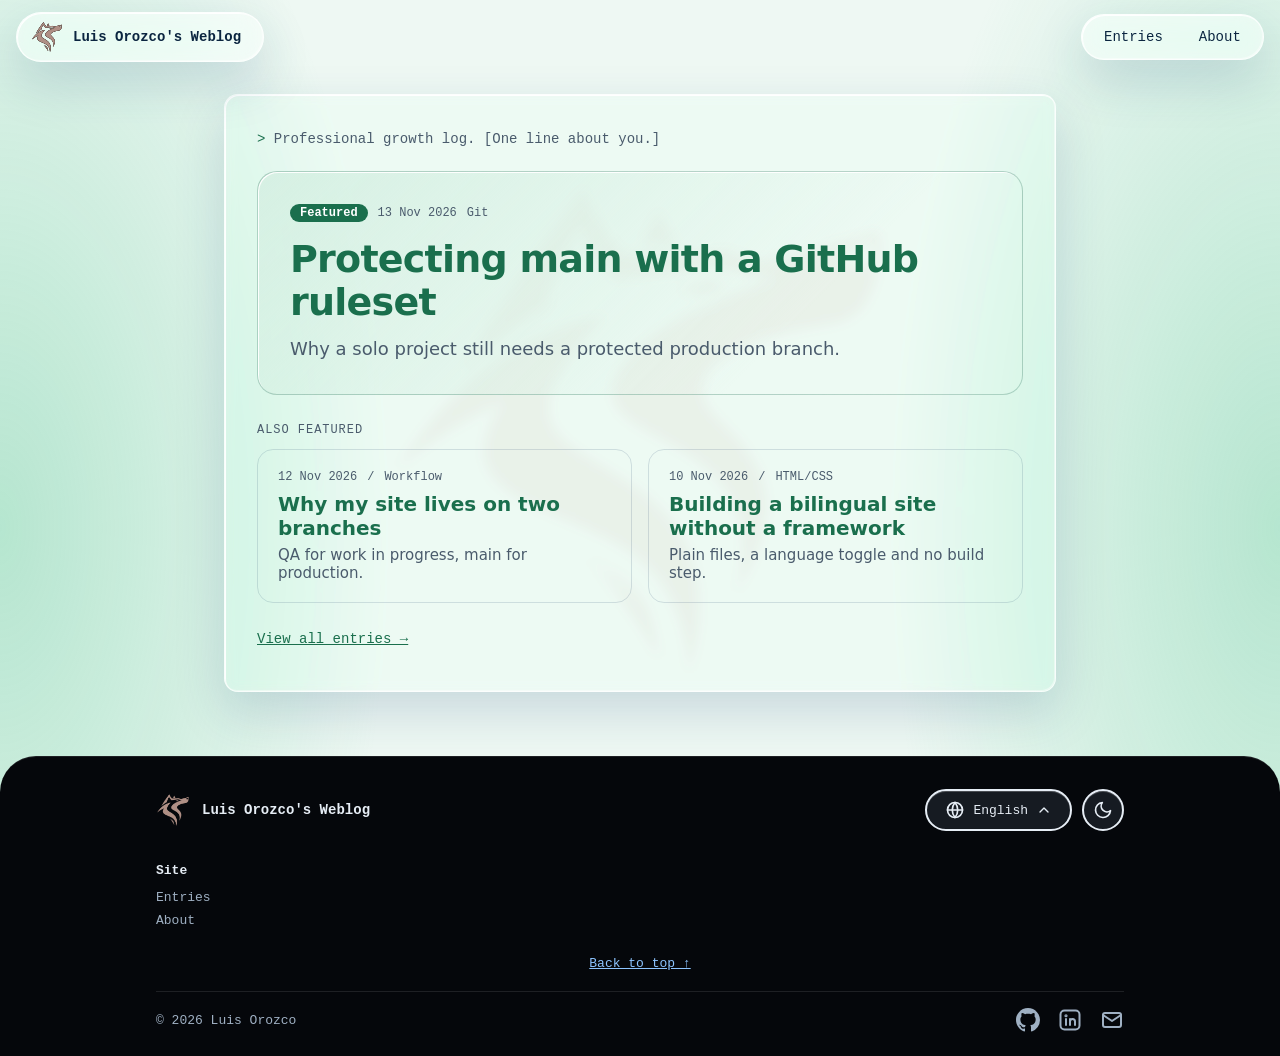
<file: en/index.html>
<!DOCTYPE html>
<html lang="en" class="hue-green">
<head>
  <meta charset="utf-8">
  <meta name="viewport" content="width=device-width, initial-scale=1">
  <meta name="color-scheme" content="dark light">
  <title>Luis Orozco's Weblog</title>
  <meta name="description" content="Professional growth log by Luis Orozco.">
  <link rel="stylesheet" href="../assets/css/tokens.css">
  <link rel="stylesheet" href="../assets/css/base.css">
  <link rel="stylesheet" href="../assets/css/layout.css">
  <!-- Applies a saved theme before first paint: keep it blocking (no defer). -->
  <script src="../assets/js/theme.js"></script>
</head>
<body>
  <div class="page" id="top">
    <span class="wolf-mark watermark" aria-hidden="true"><span class="wolf"></span></span>

    <header class="site-header">
      <a class="cap fx brand" href="index.html">
        <span class="wolf-mark" aria-hidden="true"><span class="wolf"></span></span>
        <span>Luis Orozco's Weblog</span>
      </a>
      <nav class="cap site-nav" aria-label="Main">
        <a class="fx nav" href="entries.html">Entries</a>
        <a class="fx nav" href="about.html">About</a>
      </nav>
    </header>

    <main class="glass panel">
      <h1 class="visually-hidden">Luis Orozco's Weblog</h1>
      <p class="intro"><span class="prompt" aria-hidden="true">&gt; </span>Professional growth log. [One line about you.]</p>

      <!-- SAMPLE-CONTENT:START -->
      <a class="row featured" href="#">
        <div class="card-meta">
          <span class="pill">Featured</span>
          <time datetime="2026-11-13">13 Nov 2026</time>
          <span>Git</span>
        </div>
        <h2 class="featured-title">Protecting main with a GitHub ruleset</h2>
        <p class="featured-sub">Why a solo project still needs a protected production branch.</p>
      </a>

      <h2 class="section-label">Also featured</h2>
      <div class="card-grid">
        <a class="row card" href="#">
          <div class="card-meta"><time datetime="2026-11-12">12 Nov 2026</time> / <span>Workflow</span></div>
          <h3 class="card-title">Why my site lives on two branches</h3>
          <p class="card-sub">QA for work in progress, main for production.</p>
        </a>
        <a class="row card" href="#">
          <div class="card-meta"><time datetime="2026-11-10">10 Nov 2026</time> / <span>HTML/CSS</span></div>
          <h3 class="card-title">Building a bilingual site without a framework</h3>
          <p class="card-sub">Plain files, a language toggle and no build step.</p>
        </a>
      </div>
      <!-- SAMPLE-CONTENT:END -->

      <p class="view-all"><a href="entries.html">View all entries →</a></p>
    </main>

    <footer class="site-footer">
      <div class="footer-inner">
        <div class="footer-top">
          <span class="wolf-mark" aria-hidden="true"><span class="wolf"></span></span>
          <span class="footer-name">Luis Orozco's Weblog</span>

          <div class="footer-controls">
            <details class="lang-menu">
              <summary class="lang lang-pill">
                <svg class="icon-globe" viewBox="0 0 24 24" fill="none" stroke="currentColor" stroke-width="2" stroke-linecap="round" stroke-linejoin="round" aria-hidden="true" focusable="false">
                  <circle cx="12" cy="12" r="9"/>
                  <path d="M3 12h18"/>
                  <path d="M12 3a14 14 0 0 1 0 18a14 14 0 0 1 0-18z"/>
                </svg>
                <span><span class="visually-hidden">Language: </span>English</span>
                <svg class="chevron" viewBox="0 0 24 24" fill="none" stroke="currentColor" stroke-width="2" stroke-linecap="round" stroke-linejoin="round" aria-hidden="true" focusable="false">
                  <path d="M6 15l6-6 6 6"/>
                </svg>
              </summary>
              <ul class="lang-list">
                <li><a href="../en/index.html" hreflang="en" lang="en" aria-current="true">English</a></li>
                <li><a href="../es/index.html" hreflang="es" lang="es">Español</a></li>
              </ul>
            </details>

            <button class="lang theme-toggle" type="button" data-theme-toggle hidden aria-label="Switch to light mode" title="Switch to light mode" data-label-to-light="Switch to light mode" data-label-to-dark="Switch to dark mode">
              <svg class="icon-sun" viewBox="0 0 24 24" fill="none" stroke="currentColor" stroke-width="2" stroke-linecap="round" stroke-linejoin="round" aria-hidden="true" focusable="false">
                <circle cx="12" cy="12" r="4"/>
                <path d="M12 2v2M12 20v2M4.93 4.93l1.41 1.41M17.66 17.66l1.41 1.41M2 12h2M20 12h2M4.93 19.07l1.41-1.41M17.66 6.34l1.41-1.41"/>
              </svg>
              <svg class="icon-moon" viewBox="0 0 24 24" fill="none" stroke="currentColor" stroke-width="2" stroke-linecap="round" stroke-linejoin="round" aria-hidden="true" focusable="false">
                <path d="M21 12.8A9 9 0 1 1 11.2 3a7 7 0 0 0 9.8 9.8z"/>
              </svg>
            </button>
          </div>
        </div>

        <div class="footer-cols">
          <nav aria-labelledby="footer-site-title">
            <h2 class="footer-title" id="footer-site-title">Site</h2>
            <ul class="footer-links">
              <li><a href="entries.html">Entries</a></li>
              <li><a href="about.html">About</a></li>
            </ul>
          </nav>
        </div>

        <p class="back-top"><a href="#top">Back to top ↑</a></p>

        <div class="footer-legal">
          <p class="copyright">© 2026 Luis Orozco</p>
          <ul class="social">
            <li>
              <a href="https://github.com/Jom16" aria-label="GitHub" title="GitHub">
                <svg viewBox="0 0 16 16" fill="currentColor" aria-hidden="true" focusable="false">
                  <path d="M8 0C3.58 0 0 3.58 0 8c0 3.54 2.29 6.53 5.47 7.59.4.07.55-.17.55-.38 0-.19-.01-.82-.01-1.49-2.01.37-2.53-.49-2.69-.94-.09-.23-.48-.94-.82-1.13-.28-.15-.68-.52-.01-.53.63-.01 1.08.58 1.23.82.72 1.21 1.87.87 2.33.66.07-.52.28-.87.51-1.07-1.78-.2-3.64-.89-3.64-3.95 0-.87.31-1.59.82-2.15-.08-.2-.36-1.02.08-2.12 0 0 .67-.21 2.2.82.64-.18 1.32-.27 2-.27.68 0 1.36.09 2 .27 1.53-1.04 2.2-.82 2.2-.82.44 1.1.16 1.92.08 2.12.51.56.82 1.27.82 2.15 0 3.07-1.87 3.75-3.65 3.95.29.25.54.73.54 1.48 0 1.07-.01 1.93-.01 2.2 0 .21.15.46.55.38A8.013 8.013 0 0 0 16 8c0-4.42-3.58-8-8-8z"/>
                </svg>
              </a>
            </li>
            <li>
              <a href="https://www.linkedin.com/in/luisorozcom" aria-label="LinkedIn" title="LinkedIn">
                <svg viewBox="0 0 24 24" fill="none" stroke="currentColor" stroke-width="2" stroke-linecap="round" stroke-linejoin="round" aria-hidden="true" focusable="false">
                  <rect x="2.5" y="2.5" width="19" height="19" rx="4"/>
                  <path d="M8 11v6M12 17v-6M12 13.5a2.5 2.5 0 0 1 5 0V17"/>
                  <circle cx="8" cy="7.75" r="0.6" fill="currentColor"/>
                </svg>
              </a>
            </li>
            <li>
              <!-- TODO-EMAIL: replace with a non-personal contact address -->
              <a href="mailto:your-address@example.com" aria-label="Email me" title="Email me">
                <svg viewBox="0 0 24 24" fill="none" stroke="currentColor" stroke-width="2" stroke-linecap="round" stroke-linejoin="round" aria-hidden="true" focusable="false">
                  <rect x="3" y="5" width="18" height="14" rx="2"/>
                  <path d="M3 7l9 6 9-6"/>
                </svg>
              </a>
            </li>
          </ul>
        </div>
      </div>
    </footer>
  </div>
</body>
</html>
</file>
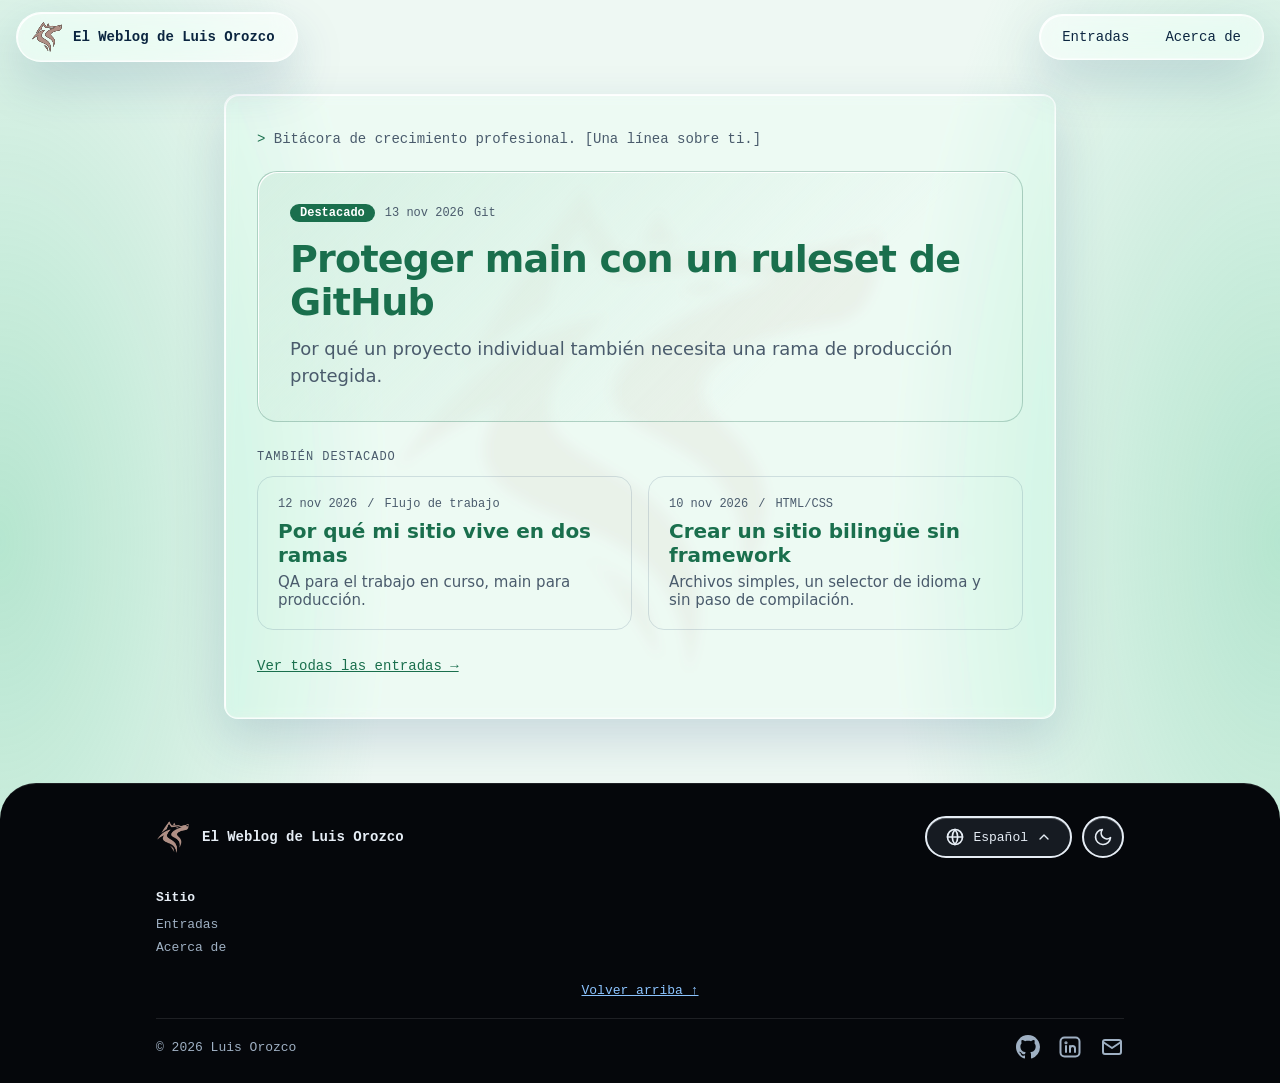
<file: es/index.html>
<!DOCTYPE html>
<html lang="es" class="hue-green">
<head>
  <meta charset="utf-8">
  <meta name="viewport" content="width=device-width, initial-scale=1">
  <meta name="color-scheme" content="dark light">
  <title>El Weblog de Luis Orozco</title>
  <meta name="description" content="Bitácora de crecimiento profesional de Luis Orozco.">
  <link rel="stylesheet" href="../assets/css/tokens.css">
  <link rel="stylesheet" href="../assets/css/base.css">
  <link rel="stylesheet" href="../assets/css/layout.css">
  <!-- Applies a saved theme before first paint: keep it blocking (no defer). -->
  <script src="../assets/js/theme.js"></script>
</head>
<body>
  <div class="page" id="top">
    <span class="wolf-mark watermark" aria-hidden="true"><span class="wolf"></span></span>

    <header class="site-header">
      <a class="cap fx brand" href="index.html">
        <span class="wolf-mark" aria-hidden="true"><span class="wolf"></span></span>
        <span>El Weblog de Luis Orozco</span>
      </a>
      <nav class="cap site-nav" aria-label="Principal">
        <a class="fx nav" href="entries.html">Entradas</a>
        <a class="fx nav" href="about.html">Acerca de</a>
      </nav>
    </header>

    <main class="glass panel">
      <h1 class="visually-hidden">El Weblog de Luis Orozco</h1>
      <p class="intro"><span class="prompt" aria-hidden="true">&gt; </span>Bitácora de crecimiento profesional. [Una línea sobre ti.]</p>

      <!-- SAMPLE-CONTENT:START -->
      <a class="row featured" href="#">
        <div class="card-meta">
          <span class="pill">Destacado</span>
          <time datetime="2026-11-13">13 nov 2026</time>
          <span>Git</span>
        </div>
        <h2 class="featured-title">Proteger main con un ruleset de GitHub</h2>
        <p class="featured-sub">Por qué un proyecto individual también necesita una rama de producción protegida.</p>
      </a>

      <h2 class="section-label">También destacado</h2>
      <div class="card-grid">
        <a class="row card" href="#">
          <div class="card-meta"><time datetime="2026-11-12">12 nov 2026</time> / <span>Flujo de trabajo</span></div>
          <h3 class="card-title">Por qué mi sitio vive en dos ramas</h3>
          <p class="card-sub">QA para el trabajo en curso, main para producción.</p>
        </a>
        <a class="row card" href="#">
          <div class="card-meta"><time datetime="2026-11-10">10 nov 2026</time> / <span>HTML/CSS</span></div>
          <h3 class="card-title">Crear un sitio bilingüe sin framework</h3>
          <p class="card-sub">Archivos simples, un selector de idioma y sin paso de compilación.</p>
        </a>
      </div>
      <!-- SAMPLE-CONTENT:END -->

      <p class="view-all"><a href="entries.html">Ver todas las entradas →</a></p>
    </main>

    <footer class="site-footer">
      <div class="footer-inner">
        <div class="footer-top">
          <span class="wolf-mark" aria-hidden="true"><span class="wolf"></span></span>
          <span class="footer-name">El Weblog de Luis Orozco</span>

          <div class="footer-controls">
            <details class="lang-menu">
              <summary class="lang lang-pill">
                <svg class="icon-globe" viewBox="0 0 24 24" fill="none" stroke="currentColor" stroke-width="2" stroke-linecap="round" stroke-linejoin="round" aria-hidden="true" focusable="false">
                  <circle cx="12" cy="12" r="9"/>
                  <path d="M3 12h18"/>
                  <path d="M12 3a14 14 0 0 1 0 18a14 14 0 0 1 0-18z"/>
                </svg>
                <span><span class="visually-hidden">Idioma: </span>Español</span>
                <svg class="chevron" viewBox="0 0 24 24" fill="none" stroke="currentColor" stroke-width="2" stroke-linecap="round" stroke-linejoin="round" aria-hidden="true" focusable="false">
                  <path d="M6 15l6-6 6 6"/>
                </svg>
              </summary>
              <ul class="lang-list">
                <li><a href="../en/index.html" hreflang="en" lang="en">English</a></li>
                <li><a href="../es/index.html" hreflang="es" lang="es" aria-current="true">Español</a></li>
              </ul>
            </details>

            <button class="lang theme-toggle" type="button" data-theme-toggle hidden aria-label="Cambiar a modo claro" title="Cambiar a modo claro" data-label-to-light="Cambiar a modo claro" data-label-to-dark="Cambiar a modo oscuro">
              <svg class="icon-sun" viewBox="0 0 24 24" fill="none" stroke="currentColor" stroke-width="2" stroke-linecap="round" stroke-linejoin="round" aria-hidden="true" focusable="false">
                <circle cx="12" cy="12" r="4"/>
                <path d="M12 2v2M12 20v2M4.93 4.93l1.41 1.41M17.66 17.66l1.41 1.41M2 12h2M20 12h2M4.93 19.07l1.41-1.41M17.66 6.34l1.41-1.41"/>
              </svg>
              <svg class="icon-moon" viewBox="0 0 24 24" fill="none" stroke="currentColor" stroke-width="2" stroke-linecap="round" stroke-linejoin="round" aria-hidden="true" focusable="false">
                <path d="M21 12.8A9 9 0 1 1 11.2 3a7 7 0 0 0 9.8 9.8z"/>
              </svg>
            </button>
          </div>
        </div>

        <div class="footer-cols">
          <nav aria-labelledby="footer-site-title">
            <h2 class="footer-title" id="footer-site-title">Sitio</h2>
            <ul class="footer-links">
              <li><a href="entries.html">Entradas</a></li>
              <li><a href="about.html">Acerca de</a></li>
            </ul>
          </nav>
        </div>

        <p class="back-top"><a href="#top">Volver arriba ↑</a></p>

        <div class="footer-legal">
          <p class="copyright">© 2026 Luis Orozco</p>
          <ul class="social">
            <li>
              <a href="https://github.com/Jom16" aria-label="GitHub" title="GitHub">
                <svg viewBox="0 0 16 16" fill="currentColor" aria-hidden="true" focusable="false">
                  <path d="M8 0C3.58 0 0 3.58 0 8c0 3.54 2.29 6.53 5.47 7.59.4.07.55-.17.55-.38 0-.19-.01-.82-.01-1.49-2.01.37-2.53-.49-2.69-.94-.09-.23-.48-.94-.82-1.13-.28-.15-.68-.52-.01-.53.63-.01 1.08.58 1.23.82.72 1.21 1.87.87 2.33.66.07-.52.28-.87.51-1.07-1.78-.2-3.64-.89-3.64-3.95 0-.87.31-1.59.82-2.15-.08-.2-.36-1.02.08-2.12 0 0 .67-.21 2.2.82.64-.18 1.32-.27 2-.27.68 0 1.36.09 2 .27 1.53-1.04 2.2-.82 2.2-.82.44 1.1.16 1.92.08 2.12.51.56.82 1.27.82 2.15 0 3.07-1.87 3.75-3.65 3.95.29.25.54.73.54 1.48 0 1.07-.01 1.93-.01 2.2 0 .21.15.46.55.38A8.013 8.013 0 0 0 16 8c0-4.42-3.58-8-8-8z"/>
                </svg>
              </a>
            </li>
            <li>
              <a href="https://www.linkedin.com/in/luisorozcom" aria-label="LinkedIn" title="LinkedIn">
                <svg viewBox="0 0 24 24" fill="none" stroke="currentColor" stroke-width="2" stroke-linecap="round" stroke-linejoin="round" aria-hidden="true" focusable="false">
                  <rect x="2.5" y="2.5" width="19" height="19" rx="4"/>
                  <path d="M8 11v6M12 17v-6M12 13.5a2.5 2.5 0 0 1 5 0V17"/>
                  <circle cx="8" cy="7.75" r="0.6" fill="currentColor"/>
                </svg>
              </a>
            </li>
            <li>
              <!-- TODO-EMAIL: replace with a non-personal contact address -->
              <a href="mailto:your-address@example.com" aria-label="Escríbeme por correo" title="Escríbeme por correo">
                <svg viewBox="0 0 24 24" fill="none" stroke="currentColor" stroke-width="2" stroke-linecap="round" stroke-linejoin="round" aria-hidden="true" focusable="false">
                  <rect x="3" y="5" width="18" height="14" rx="2"/>
                  <path d="M3 7l9 6 9-6"/>
                </svg>
              </a>
            </li>
          </ul>
        </div>
      </div>
    </footer>
  </div>
</body>
</html>
</file>
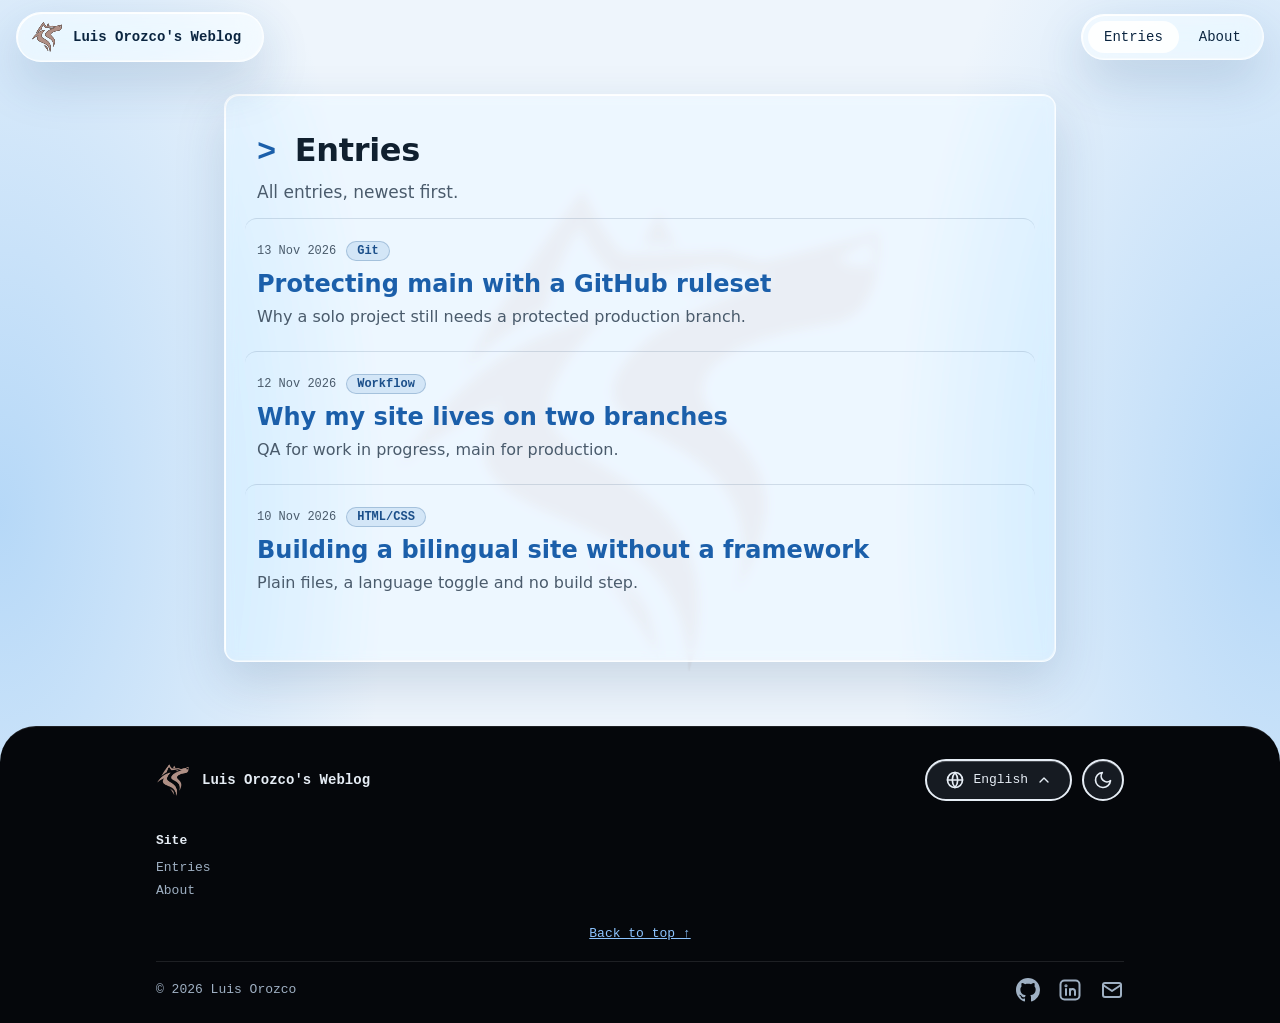
<file: en/entries.html>
<!DOCTYPE html>
<html lang="en" class="hue-blue">
<head>
  <meta charset="utf-8">
  <meta name="viewport" content="width=device-width, initial-scale=1">
  <meta name="color-scheme" content="dark light">
  <title>Entries — Luis Orozco's Weblog</title>
  <meta name="description" content="All entries of the weblog.">
  <link rel="stylesheet" href="../assets/css/tokens.css">
  <link rel="stylesheet" href="../assets/css/base.css">
  <link rel="stylesheet" href="../assets/css/layout.css">
  <!-- Applies a saved theme before first paint: keep it blocking (no defer). -->
  <script src="../assets/js/theme.js"></script>
</head>
<body>
  <div class="page" id="top">
    <span class="wolf-mark watermark" aria-hidden="true"><span class="wolf"></span></span>

    <header class="site-header">
      <a class="cap fx brand" href="index.html">
        <span class="wolf-mark" aria-hidden="true"><span class="wolf"></span></span>
        <span>Luis Orozco's Weblog</span>
      </a>
      <nav class="cap site-nav" aria-label="Main">
        <a class="fx nav" href="entries.html" aria-current="page">Entries</a>
        <a class="fx nav" href="about.html">About</a>
      </nav>
    </header>

    <main class="glass panel">
      <h1 class="page-title"><span class="prompt" aria-hidden="true">&gt; </span>Entries</h1>
      <p class="page-lead">All entries, newest first.</p>

      <!-- SAMPLE-CONTENT:START -->
      <ul class="entry-list">
        <li class="row entry">
          <div class="entry-meta">
            <time datetime="2026-11-13">13 Nov 2026</time>
            <span class="tag">Git</span>
          </div>
          <h2 class="entry-title"><a href="#">Protecting main with a GitHub ruleset</a></h2>
          <p class="entry-sub">Why a solo project still needs a protected production branch.</p>
        </li>
        <li class="row entry">
          <div class="entry-meta">
            <time datetime="2026-11-12">12 Nov 2026</time>
            <span class="tag">Workflow</span>
          </div>
          <h2 class="entry-title"><a href="#">Why my site lives on two branches</a></h2>
          <p class="entry-sub">QA for work in progress, main for production.</p>
        </li>
        <li class="row entry">
          <div class="entry-meta">
            <time datetime="2026-11-10">10 Nov 2026</time>
            <span class="tag">HTML/CSS</span>
          </div>
          <h2 class="entry-title"><a href="#">Building a bilingual site without a framework</a></h2>
          <p class="entry-sub">Plain files, a language toggle and no build step.</p>
        </li>
      </ul>
      <!-- SAMPLE-CONTENT:END -->
    </main>

    <footer class="site-footer">
      <div class="footer-inner">
        <div class="footer-top">
          <span class="wolf-mark" aria-hidden="true"><span class="wolf"></span></span>
          <span class="footer-name">Luis Orozco's Weblog</span>

          <div class="footer-controls">
            <details class="lang-menu">
              <summary class="lang lang-pill">
                <svg class="icon-globe" viewBox="0 0 24 24" fill="none" stroke="currentColor" stroke-width="2" stroke-linecap="round" stroke-linejoin="round" aria-hidden="true" focusable="false">
                  <circle cx="12" cy="12" r="9"/>
                  <path d="M3 12h18"/>
                  <path d="M12 3a14 14 0 0 1 0 18a14 14 0 0 1 0-18z"/>
                </svg>
                <span><span class="visually-hidden">Language: </span>English</span>
                <svg class="chevron" viewBox="0 0 24 24" fill="none" stroke="currentColor" stroke-width="2" stroke-linecap="round" stroke-linejoin="round" aria-hidden="true" focusable="false">
                  <path d="M6 15l6-6 6 6"/>
                </svg>
              </summary>
              <ul class="lang-list">
                <li><a href="../en/entries.html" hreflang="en" lang="en" aria-current="true">English</a></li>
                <li><a href="../es/entries.html" hreflang="es" lang="es">Español</a></li>
              </ul>
            </details>

            <button class="lang theme-toggle" type="button" data-theme-toggle hidden aria-label="Switch to light mode" title="Switch to light mode" data-label-to-light="Switch to light mode" data-label-to-dark="Switch to dark mode">
              <svg class="icon-sun" viewBox="0 0 24 24" fill="none" stroke="currentColor" stroke-width="2" stroke-linecap="round" stroke-linejoin="round" aria-hidden="true" focusable="false">
                <circle cx="12" cy="12" r="4"/>
                <path d="M12 2v2M12 20v2M4.93 4.93l1.41 1.41M17.66 17.66l1.41 1.41M2 12h2M20 12h2M4.93 19.07l1.41-1.41M17.66 6.34l1.41-1.41"/>
              </svg>
              <svg class="icon-moon" viewBox="0 0 24 24" fill="none" stroke="currentColor" stroke-width="2" stroke-linecap="round" stroke-linejoin="round" aria-hidden="true" focusable="false">
                <path d="M21 12.8A9 9 0 1 1 11.2 3a7 7 0 0 0 9.8 9.8z"/>
              </svg>
            </button>
          </div>
        </div>

        <div class="footer-cols">
          <nav aria-labelledby="footer-site-title">
            <h2 class="footer-title" id="footer-site-title">Site</h2>
            <ul class="footer-links">
              <li><a href="entries.html">Entries</a></li>
              <li><a href="about.html">About</a></li>
            </ul>
          </nav>
        </div>

        <p class="back-top"><a href="#top">Back to top ↑</a></p>

        <div class="footer-legal">
          <p class="copyright">© 2026 Luis Orozco</p>
          <ul class="social">
            <li>
              <a href="https://github.com/Jom16" aria-label="GitHub" title="GitHub">
                <svg viewBox="0 0 16 16" fill="currentColor" aria-hidden="true" focusable="false">
                  <path d="M8 0C3.58 0 0 3.58 0 8c0 3.54 2.29 6.53 5.47 7.59.4.07.55-.17.55-.38 0-.19-.01-.82-.01-1.49-2.01.37-2.53-.49-2.69-.94-.09-.23-.48-.94-.82-1.13-.28-.15-.68-.52-.01-.53.63-.01 1.08.58 1.23.82.72 1.21 1.87.87 2.33.66.07-.52.28-.87.51-1.07-1.78-.2-3.64-.89-3.64-3.95 0-.87.31-1.59.82-2.15-.08-.2-.36-1.02.08-2.12 0 0 .67-.21 2.2.82.64-.18 1.32-.27 2-.27.68 0 1.36.09 2 .27 1.53-1.04 2.2-.82 2.2-.82.44 1.1.16 1.92.08 2.12.51.56.82 1.27.82 2.15 0 3.07-1.87 3.75-3.65 3.95.29.25.54.73.54 1.48 0 1.07-.01 1.93-.01 2.2 0 .21.15.46.55.38A8.013 8.013 0 0 0 16 8c0-4.42-3.58-8-8-8z"/>
                </svg>
              </a>
            </li>
            <li>
              <a href="https://www.linkedin.com/in/luisorozcom" aria-label="LinkedIn" title="LinkedIn">
                <svg viewBox="0 0 24 24" fill="none" stroke="currentColor" stroke-width="2" stroke-linecap="round" stroke-linejoin="round" aria-hidden="true" focusable="false">
                  <rect x="2.5" y="2.5" width="19" height="19" rx="4"/>
                  <path d="M8 11v6M12 17v-6M12 13.5a2.5 2.5 0 0 1 5 0V17"/>
                  <circle cx="8" cy="7.75" r="0.6" fill="currentColor"/>
                </svg>
              </a>
            </li>
            <li>
              <!-- TODO-EMAIL: replace with a non-personal contact address -->
              <a href="mailto:your-address@example.com" aria-label="Email me" title="Email me">
                <svg viewBox="0 0 24 24" fill="none" stroke="currentColor" stroke-width="2" stroke-linecap="round" stroke-linejoin="round" aria-hidden="true" focusable="false">
                  <rect x="3" y="5" width="18" height="14" rx="2"/>
                  <path d="M3 7l9 6 9-6"/>
                </svg>
              </a>
            </li>
          </ul>
        </div>
      </div>
    </footer>
  </div>
</body>
</html>
</file>
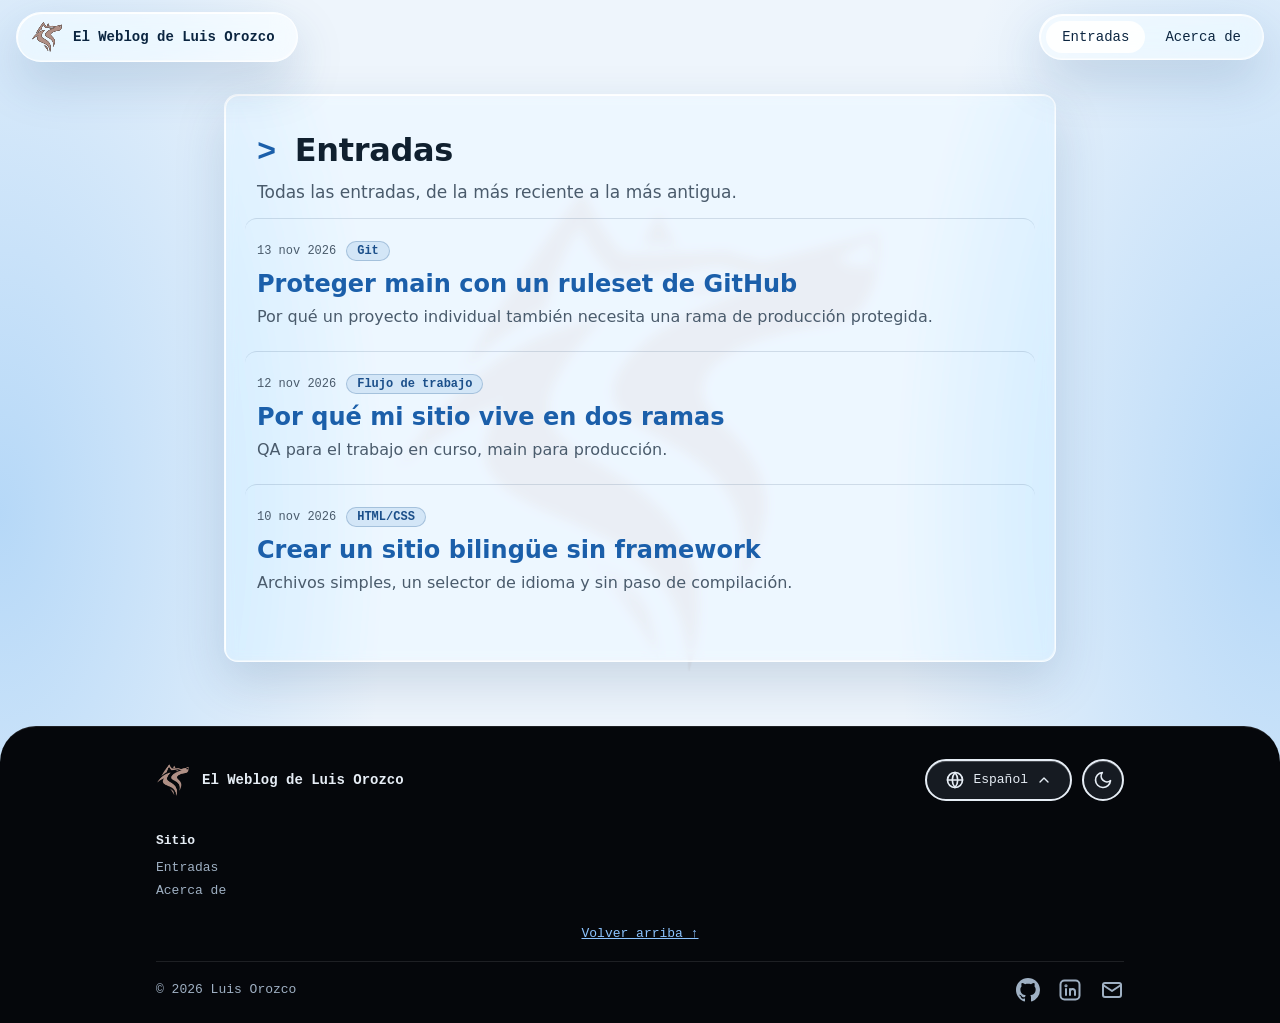
<file: es/entries.html>
<!DOCTYPE html>
<html lang="es" class="hue-blue">
<head>
  <meta charset="utf-8">
  <meta name="viewport" content="width=device-width, initial-scale=1">
  <meta name="color-scheme" content="dark light">
  <title>Entradas — El Weblog de Luis Orozco</title>
  <meta name="description" content="Todas las entradas del weblog.">
  <link rel="stylesheet" href="../assets/css/tokens.css">
  <link rel="stylesheet" href="../assets/css/base.css">
  <link rel="stylesheet" href="../assets/css/layout.css">
  <!-- Applies a saved theme before first paint: keep it blocking (no defer). -->
  <script src="../assets/js/theme.js"></script>
</head>
<body>
  <div class="page" id="top">
    <span class="wolf-mark watermark" aria-hidden="true"><span class="wolf"></span></span>

    <header class="site-header">
      <a class="cap fx brand" href="index.html">
        <span class="wolf-mark" aria-hidden="true"><span class="wolf"></span></span>
        <span>El Weblog de Luis Orozco</span>
      </a>
      <nav class="cap site-nav" aria-label="Principal">
        <a class="fx nav" href="entries.html" aria-current="page">Entradas</a>
        <a class="fx nav" href="about.html">Acerca de</a>
      </nav>
    </header>

    <main class="glass panel">
      <h1 class="page-title"><span class="prompt" aria-hidden="true">&gt; </span>Entradas</h1>
      <p class="page-lead">Todas las entradas, de la más reciente a la más antigua.</p>

      <!-- SAMPLE-CONTENT:START -->
      <ul class="entry-list">
        <li class="row entry">
          <div class="entry-meta">
            <time datetime="2026-11-13">13 nov 2026</time>
            <span class="tag">Git</span>
          </div>
          <h2 class="entry-title"><a href="#">Proteger main con un ruleset de GitHub</a></h2>
          <p class="entry-sub">Por qué un proyecto individual también necesita una rama de producción protegida.</p>
        </li>
        <li class="row entry">
          <div class="entry-meta">
            <time datetime="2026-11-12">12 nov 2026</time>
            <span class="tag">Flujo de trabajo</span>
          </div>
          <h2 class="entry-title"><a href="#">Por qué mi sitio vive en dos ramas</a></h2>
          <p class="entry-sub">QA para el trabajo en curso, main para producción.</p>
        </li>
        <li class="row entry">
          <div class="entry-meta">
            <time datetime="2026-11-10">10 nov 2026</time>
            <span class="tag">HTML/CSS</span>
          </div>
          <h2 class="entry-title"><a href="#">Crear un sitio bilingüe sin framework</a></h2>
          <p class="entry-sub">Archivos simples, un selector de idioma y sin paso de compilación.</p>
        </li>
      </ul>
      <!-- SAMPLE-CONTENT:END -->
    </main>

    <footer class="site-footer">
      <div class="footer-inner">
        <div class="footer-top">
          <span class="wolf-mark" aria-hidden="true"><span class="wolf"></span></span>
          <span class="footer-name">El Weblog de Luis Orozco</span>

          <div class="footer-controls">
            <details class="lang-menu">
              <summary class="lang lang-pill">
                <svg class="icon-globe" viewBox="0 0 24 24" fill="none" stroke="currentColor" stroke-width="2" stroke-linecap="round" stroke-linejoin="round" aria-hidden="true" focusable="false">
                  <circle cx="12" cy="12" r="9"/>
                  <path d="M3 12h18"/>
                  <path d="M12 3a14 14 0 0 1 0 18a14 14 0 0 1 0-18z"/>
                </svg>
                <span><span class="visually-hidden">Idioma: </span>Español</span>
                <svg class="chevron" viewBox="0 0 24 24" fill="none" stroke="currentColor" stroke-width="2" stroke-linecap="round" stroke-linejoin="round" aria-hidden="true" focusable="false">
                  <path d="M6 15l6-6 6 6"/>
                </svg>
              </summary>
              <ul class="lang-list">
                <li><a href="../en/entries.html" hreflang="en" lang="en">English</a></li>
                <li><a href="../es/entries.html" hreflang="es" lang="es" aria-current="true">Español</a></li>
              </ul>
            </details>

            <button class="lang theme-toggle" type="button" data-theme-toggle hidden aria-label="Cambiar a modo claro" title="Cambiar a modo claro" data-label-to-light="Cambiar a modo claro" data-label-to-dark="Cambiar a modo oscuro">
              <svg class="icon-sun" viewBox="0 0 24 24" fill="none" stroke="currentColor" stroke-width="2" stroke-linecap="round" stroke-linejoin="round" aria-hidden="true" focusable="false">
                <circle cx="12" cy="12" r="4"/>
                <path d="M12 2v2M12 20v2M4.93 4.93l1.41 1.41M17.66 17.66l1.41 1.41M2 12h2M20 12h2M4.93 19.07l1.41-1.41M17.66 6.34l1.41-1.41"/>
              </svg>
              <svg class="icon-moon" viewBox="0 0 24 24" fill="none" stroke="currentColor" stroke-width="2" stroke-linecap="round" stroke-linejoin="round" aria-hidden="true" focusable="false">
                <path d="M21 12.8A9 9 0 1 1 11.2 3a7 7 0 0 0 9.8 9.8z"/>
              </svg>
            </button>
          </div>
        </div>

        <div class="footer-cols">
          <nav aria-labelledby="footer-site-title">
            <h2 class="footer-title" id="footer-site-title">Sitio</h2>
            <ul class="footer-links">
              <li><a href="entries.html">Entradas</a></li>
              <li><a href="about.html">Acerca de</a></li>
            </ul>
          </nav>
        </div>

        <p class="back-top"><a href="#top">Volver arriba ↑</a></p>

        <div class="footer-legal">
          <p class="copyright">© 2026 Luis Orozco</p>
          <ul class="social">
            <li>
              <a href="https://github.com/Jom16" aria-label="GitHub" title="GitHub">
                <svg viewBox="0 0 16 16" fill="currentColor" aria-hidden="true" focusable="false">
                  <path d="M8 0C3.58 0 0 3.58 0 8c0 3.54 2.29 6.53 5.47 7.59.4.07.55-.17.55-.38 0-.19-.01-.82-.01-1.49-2.01.37-2.53-.49-2.69-.94-.09-.23-.48-.94-.82-1.13-.28-.15-.68-.52-.01-.53.63-.01 1.08.58 1.23.82.72 1.21 1.87.87 2.33.66.07-.52.28-.87.51-1.07-1.78-.2-3.64-.89-3.64-3.95 0-.87.31-1.59.82-2.15-.08-.2-.36-1.02.08-2.12 0 0 .67-.21 2.2.82.64-.18 1.32-.27 2-.27.68 0 1.36.09 2 .27 1.53-1.04 2.2-.82 2.2-.82.44 1.1.16 1.92.08 2.12.51.56.82 1.27.82 2.15 0 3.07-1.87 3.75-3.65 3.95.29.25.54.73.54 1.48 0 1.07-.01 1.93-.01 2.2 0 .21.15.46.55.38A8.013 8.013 0 0 0 16 8c0-4.42-3.58-8-8-8z"/>
                </svg>
              </a>
            </li>
            <li>
              <a href="https://www.linkedin.com/in/luisorozcom" aria-label="LinkedIn" title="LinkedIn">
                <svg viewBox="0 0 24 24" fill="none" stroke="currentColor" stroke-width="2" stroke-linecap="round" stroke-linejoin="round" aria-hidden="true" focusable="false">
                  <rect x="2.5" y="2.5" width="19" height="19" rx="4"/>
                  <path d="M8 11v6M12 17v-6M12 13.5a2.5 2.5 0 0 1 5 0V17"/>
                  <circle cx="8" cy="7.75" r="0.6" fill="currentColor"/>
                </svg>
              </a>
            </li>
            <li>
              <!-- TODO-EMAIL: replace with a non-personal contact address -->
              <a href="mailto:your-address@example.com" aria-label="Escríbeme por correo" title="Escríbeme por correo">
                <svg viewBox="0 0 24 24" fill="none" stroke="currentColor" stroke-width="2" stroke-linecap="round" stroke-linejoin="round" aria-hidden="true" focusable="false">
                  <rect x="3" y="5" width="18" height="14" rx="2"/>
                  <path d="M3 7l9 6 9-6"/>
                </svg>
              </a>
            </li>
          </ul>
        </div>
      </div>
    </footer>
  </div>
</body>
</html>
</file>
<file: assets/css/tokens.css>
/* ==========================================================================
   tokens.css — design tokens (custom properties only, no components)

   Theme contract
   - Dark is the default.
   - Light applies when:
       (a) <html data-theme="light">, or
       (b) <html> has no data-theme="dark" and the system prefers light.
   - <html data-theme="dark"> forces dark even if the system prefers light.
   - Section hue goes on <html class="hue-blue | hue-green | hue-lav">,
     next to data-theme, so html and body share the same --base.
     No class means blue (blue values live on :root).

   Note: the light blocks are intentionally duplicated (media query +
   data-theme attribute) because plain CSS cannot share one rule block
   between a media query and a selector. Keep both copies in sync.
   ========================================================================== */


/* --------------------------------------------------------------------------
   1. Dark (default) + blue hue
   -------------------------------------------------------------------------- */
:root {
  /* Fonts */
  --font-mono: ui-monospace, SFMono-Regular, Menlo, Consolas, monospace;
  --font-serif: Charter, 'Sitka Text', Cambria, Georgia, serif;
  --font-sans: system-ui, -apple-system, 'Segoe UI', sans-serif;

  /* Brand */
  --wolf-color: #AF8F85;

  /* Dark base */
  --base: #0D1117;
  --text: #E6EDF5;
  --muted: #9FB0C3;
  --bar: rgba(13, 17, 23, 0.65);
  --barText: #E6EDF5;
  --border: rgba(255, 255, 255, 0.10);
  --panel: rgba(22, 27, 34, 0.16);
  --panelBorder: rgba(255, 255, 255, 0.12);
  --shadow:
    inset 1px 1px 0 rgba(255, 255, 255, 0.22),
    inset -1px -1px 0 rgba(255, 255, 255, 0.06),
    0 20px 60px rgba(0, 0, 0, 0.45);
  --menu: #161B22;
  --hl: rgba(255, 255, 255, 0.22);
  --glow-alpha: 0.22;
  --wolf-outline: none;

  /* Blue hue, dark (default hue) */
  --link: #8CC4FF;
  --chipBg: rgba(140, 196, 255, 0.14);
  --chipText: #BFE0FF;
  --chipBorder: rgba(140, 196, 255, 0.28);
  --segOn: rgba(140, 196, 255, 0.22);
  --glow-rgb: 140, 196, 255;
}


/* --------------------------------------------------------------------------
   2. Hue overrides, dark
   (No html.hue-blue rule on purpose: blue already comes from :root.)
   -------------------------------------------------------------------------- */
html.hue-green {
  --link: #8FE0B8;
  --chipBg: rgba(143, 224, 184, 0.14);
  --chipText: #C4F2DC;
  --chipBorder: rgba(143, 224, 184, 0.28);
  --segOn: rgba(143, 224, 184, 0.22);
  --glow-rgb: 143, 224, 184;
}

html.hue-lav {
  --link: #C3B4FF;
  --chipBg: rgba(195, 180, 255, 0.14);
  --chipText: #E0D8FF;
  --chipBorder: rgba(195, 180, 255, 0.28);
  --segOn: rgba(195, 180, 255, 0.22);
  --glow-rgb: 195, 180, 255;
}


/* --------------------------------------------------------------------------
   3. Reading panel (.read), dark — opaque, no glass
   -------------------------------------------------------------------------- */
.read {
  --read-bg: #1C1B19;
  --bar-read: #1C1B19;          /* opaque background for .glass inside .read */
  --read-shadow: none;
  --text: #E8E2D6;
  --muted: #A8A092;
  --link: #8CB8E8;
  --border: rgba(232, 226, 214, 0.14);
  --chipBg: #2C2A26;
  --chipText: #E3D9C4;
  --chipBorder: rgba(232, 226, 214, 0.22);
}


/* --------------------------------------------------------------------------
   4. Footer — always black, ignores the theme
   -------------------------------------------------------------------------- */
.site-footer {
  --text: #E6EDF5;
  --muted: #9FB0C3;
  --link: #8CC4FF;
  --border: rgba(255, 255, 255, 0.10);
  --chipBorder: rgba(140, 196, 255, 0.28);
  --chipBg: rgba(140, 196, 255, 0.14);
  --menu: #161B22;
  --hl: rgba(255, 255, 255, 0.22);
  --wolf-outline: none;
}


/* ==========================================================================
   LIGHT THEME — copy A: system preference (no data-theme="dark")
   Keep in sync with copy B below.
   ========================================================================== */
@media (prefers-color-scheme: light) {

  /* Light base + blue hue */
  :root:not([data-theme="dark"]) {
    --base: #EEF5FC;
    --text: #10202F;
    --muted: #4A5B6C;
    --bar: rgba(255, 255, 255, 0.55);
    --barText: #0B2540;
    --border: rgba(20, 50, 90, 0.14);
    --panel: rgba(255, 255, 255, 0.18);
    --panelBorder: rgba(255, 255, 255, 0.8);
    --shadow:
      inset 1px 1px 0 rgba(255, 255, 255, 0.95),
      inset -1px -1px 0 rgba(255, 255, 255, 0.4),
      0 20px 50px rgba(30, 70, 120, 0.18);
    --menu: #FFFFFF;
    --hl: rgba(255, 255, 255, 0.95);
    --segOn: rgba(255, 255, 255, 0.9);
    --glow-alpha: 0.38;
    --wolf-outline: drop-shadow(0 0 0.5px #2B1F1B) drop-shadow(0 0 0.5px #2B1F1B);

    --link: #1B5FAA;
    --chipBg: #D3E6F7;
    --chipText: #1B4F8A;
    --chipBorder: rgba(27, 79, 138, 0.25);
    --glow-rgb: 90, 169, 240;
  }

  /* Green hue, light (--segOn reset over the dark hue value) */
  html.hue-green:not([data-theme="dark"]) {
    --base: #EEF8F3;
    --link: #1A6F4D;
    --chipBg: #D6F0E3;
    --chipText: #17604A;
    --chipBorder: rgba(23, 96, 74, 0.25);
    --segOn: rgba(255, 255, 255, 0.9);
    --glow-rgb: 90, 200, 150;
  }

  /* Lavender hue, light */
  html.hue-lav:not([data-theme="dark"]) {
    --base: #F3F0FB;
    --link: #5B48B5;
    --chipBg: #E4DEF8;
    --chipText: #463A8F;
    --chipBorder: rgba(70, 58, 143, 0.25);
    --segOn: rgba(255, 255, 255, 0.9);
    --glow-rgb: 150, 130, 230;
  }

  /* Reading panel, light */
  :root:not([data-theme="dark"]) .read {
    --read-bg: #FAF6EC;
    --bar-read: #FAF6EC;
    --read-shadow: 0 10px 30px rgba(0, 0, 0, 0.14);
    --text: #2A2620;
    --muted: #6B6254;
    --link: #1F5F9E;
    --border: rgba(60, 45, 20, 0.16);
    --chipBg: #EFE7D6;
    --chipText: #4A3F2A;
    --chipBorder: rgba(90, 70, 40, 0.25);
  }
}


/* ==========================================================================
   LIGHT THEME — copy B: forced with <html data-theme="light">
   Keep in sync with copy A above.
   ========================================================================== */

/* Light base + blue hue */
:root[data-theme="light"] {
  --base: #EEF5FC;
  --text: #10202F;
  --muted: #4A5B6C;
  --bar: rgba(255, 255, 255, 0.55);
  --barText: #0B2540;
  --border: rgba(20, 50, 90, 0.14);
  --panel: rgba(255, 255, 255, 0.18);
  --panelBorder: rgba(255, 255, 255, 0.8);
  --shadow:
    inset 1px 1px 0 rgba(255, 255, 255, 0.95),
    inset -1px -1px 0 rgba(255, 255, 255, 0.4),
    0 20px 50px rgba(30, 70, 120, 0.18);
  --menu: #FFFFFF;
  --hl: rgba(255, 255, 255, 0.95);
  --segOn: rgba(255, 255, 255, 0.9);
  --glow-alpha: 0.38;
  --wolf-outline: drop-shadow(0 0 0.5px #2B1F1B) drop-shadow(0 0 0.5px #2B1F1B);

  --link: #1B5FAA;
  --chipBg: #D3E6F7;
  --chipText: #1B4F8A;
  --chipBorder: rgba(27, 79, 138, 0.25);
  --glow-rgb: 90, 169, 240;
}

/* Green hue, light */
html.hue-green[data-theme="light"] {
  --base: #EEF8F3;
  --link: #1A6F4D;
  --chipBg: #D6F0E3;
  --chipText: #17604A;
  --chipBorder: rgba(23, 96, 74, 0.25);
  --segOn: rgba(255, 255, 255, 0.9);
  --glow-rgb: 90, 200, 150;
}

/* Lavender hue, light */
html.hue-lav[data-theme="light"] {
  --base: #F3F0FB;
  --link: #5B48B5;
  --chipBg: #E4DEF8;
  --chipText: #463A8F;
  --chipBorder: rgba(70, 58, 143, 0.25);
  --segOn: rgba(255, 255, 255, 0.9);
  --glow-rgb: 150, 130, 230;
}

/* Reading panel, light */
:root[data-theme="light"] .read {
  --read-bg: #FAF6EC;
  --bar-read: #FAF6EC;
  --read-shadow: 0 10px 30px rgba(0, 0, 0, 0.14);
  --text: #2A2620;
  --muted: #6B6254;
  --link: #1F5F9E;
  --border: rgba(60, 45, 20, 0.16);
  --chipBg: #EFE7D6;
  --chipText: #4A3F2A;
  --chipBorder: rgba(90, 70, 40, 0.25);
}
</file>
<file: assets/css/base.css>
/* ==========================================================================
   base.css — reset, page background and shared components
   Requires tokens.css to be loaded first.
   ========================================================================== */


/* --------------------------------------------------------------------------
   1. Minimal reset
   -------------------------------------------------------------------------- */
*,
*::before,
*::after {
  box-sizing: border-box;
}

html {
  background-color: var(--base);
}

body {
  margin: 0;
  min-height: 100vh;
  font-family: var(--font-sans);
  color: var(--text);
  background:
    radial-gradient(520px 100% at 0% 50%, rgba(var(--glow-rgb), var(--glow-alpha)), transparent 75%),
    radial-gradient(520px 100% at 100% 50%, rgba(var(--glow-rgb), var(--glow-alpha)), transparent 75%),
    var(--base);
}

a {
  color: var(--link);
}

/* Smooth color changes on interactive elements */
a,
button {
  transition:
    color 0.18s ease,
    background-color 0.18s ease,
    border-color 0.18s ease;
}

/* Global keyboard focus */
:focus-visible {
  outline: 2px solid var(--link);
  outline-offset: 2px;
}


/* --------------------------------------------------------------------------
   2. Wolf brand mark
   The PNG is used as a mask, so the wolf takes the element's color.
   The outline filter lives on the container (.wolf-mark), not on .wolf:
   filters are applied before masking, so a filter on .wolf would be
   clipped away by its own mask.
   -------------------------------------------------------------------------- */
.wolf {
  display: inline-block;
  flex: none;
  width: 1em;   /* default size; override where used */
  height: 1em;
  color: var(--wolf-color);
  background-color: currentColor;
  -webkit-mask: url("../img/wolf-mask.png") center / contain no-repeat;
  mask: url("../img/wolf-mask.png") center / contain no-repeat;
}

.wolf-mark {
  filter: var(--wolf-outline);
}


/* --------------------------------------------------------------------------
   3. Surfaces: floating capsule (.cap) and glass panel (.glass)
   -------------------------------------------------------------------------- */
.cap {
  background: var(--bar);
  border: 1px solid var(--panelBorder);
  border-radius: 999px;
  box-shadow: var(--shadow);
  -webkit-backdrop-filter: blur(12px) saturate(180%);
  backdrop-filter: blur(12px) saturate(180%);
}

.glass {
  background: var(--panel);
  border: 1px solid var(--panelBorder);
  border-radius: 14px;
  box-shadow: var(--shadow);
  -webkit-backdrop-filter: blur(6px) saturate(160%);
  backdrop-filter: blur(6px) saturate(160%);
}


/* --------------------------------------------------------------------------
   4. Reading panel (.read): opaque, no glass
   Tokens are redefined in tokens.css; color must be re-set here so the
   local --text applies to this element's text.
   -------------------------------------------------------------------------- */
.read {
  background: var(--read-bg);
  color: var(--text);
  box-shadow: var(--read-shadow);
}

.read .glass {
  background: var(--bar-read);
  -webkit-backdrop-filter: none;
  backdrop-filter: none;
}


/* --------------------------------------------------------------------------
   5. Spring interactions
   -------------------------------------------------------------------------- */
.fx {
  transition:
    transform 0.3s cubic-bezier(0.3, 1.5, 0.5, 1),
    box-shadow 0.25s ease,
    background-color 0.2s ease;
}

.fx:hover {
  transform: scale(1.02);
}

.fx:active {
  transform: scale(0.98);
}

.cap.fx:hover {
  box-shadow: var(--shadow), 0 0 14px var(--chipBorder);
}

.nav:hover {
  background-color: var(--chipBg);
}

/* List row */
.row {
  border-radius: 12px;
  transition:
    transform 0.3s cubic-bezier(0.3, 1.5, 0.5, 1),
    box-shadow 0.25s ease,
    background-color 0.2s ease;
}

.row:hover {
  transform: translateX(4px);
  background-color: var(--chipBg);
}

/* Language selector and theme button */
.lang {
  box-shadow:
    inset 0 1px 0 var(--hl),
    inset 0 -1px 0 rgba(0, 0, 0, 0.08);
  transition:
    transform 0.3s cubic-bezier(0.3, 1.5, 0.5, 1),
    box-shadow 0.25s ease,
    background-color 0.2s ease;
}

.lang:hover {
  transform: scale(1.04);
  box-shadow:
    inset 0 1px 0 var(--hl),
    inset 0 -1px 0 rgba(0, 0, 0, 0.08),
    0 0 22px rgba(140, 196, 255, 0.55),
    0 0 44px rgba(190, 140, 220, 0.28);
}

.lang:active {
  transform: scale(0.96);
}


/* --------------------------------------------------------------------------
   6. Footer — always black (tokens redefined in tokens.css)
   -------------------------------------------------------------------------- */
.site-footer {
  background: #05070B;
  color: var(--text);
  border-top: 1px solid rgba(255, 255, 255, 0.10);
  border-radius: 36px 36px 0 0;
}

.site-footer a:hover,
.site-footer button:hover {
  color: var(--link);
}


/* --------------------------------------------------------------------------
   7. Fallbacks
   -------------------------------------------------------------------------- */

/* No backdrop-filter support: near-opaque solid surfaces from --menu.
   The first declaration is a plain fallback for browsers without color-mix(). */
@supports not ((backdrop-filter: blur(1px)) or (-webkit-backdrop-filter: blur(1px))) {
  .cap,
  .glass {
    background: var(--menu);
    background: color-mix(in srgb, var(--menu) 94%, transparent);
  }
}

/* User asks for less transparency (progressive enhancement; browser
   support not verified). */
@media (prefers-reduced-transparency: reduce) {
  .cap,
  .glass {
    background: var(--menu);
    background: color-mix(in srgb, var(--menu) 94%, transparent);
    -webkit-backdrop-filter: none;
    backdrop-filter: none;
  }
}

/* User asks for less motion: no transforms, no spring transitions. */
@media (prefers-reduced-motion: reduce) {
  .fx,
  .row,
  .lang {
    transition:
      box-shadow 0.25s ease,
      background-color 0.2s ease;
  }

  .fx:hover,
  .fx:active,
  .row:hover,
  .lang:hover,
  .lang:active {
    transform: none;
  }
}
</file>
<file: assets/css/layout.css>
/* ==========================================================================
   layout.css — page layout: header bar, main panel, cards and footer
   Load order: tokens.css, base.css, layout.css.
   Colors come only from tokens, except the fixed footer values noted below.
   ========================================================================== */


/* --------------------------------------------------------------------------
   1. Helpers
   -------------------------------------------------------------------------- */

/* Native controls (scrollbars, form fields) follow a forced theme. */
:root[data-theme="light"] {
  color-scheme: light;
}

:root[data-theme="dark"] {
  color-scheme: dark;
}

/* Hidden on screen, still read by screen readers. */
.visually-hidden {
  position: absolute;
  width: 1px;
  height: 1px;
  margin: -1px;
  padding: 0;
  overflow: hidden;
  clip: rect(0 0 0 0);
  white-space: nowrap;
  border: 0;
}

.wolf-mark {
  display: inline-flex;
}


/* --------------------------------------------------------------------------
   2. Page container
   overflow: clip (not hidden) keeps position: sticky working on the header;
   "hidden" is only a fallback for browsers without "clip".
   -------------------------------------------------------------------------- */
.page {
  position: relative;
  display: flex;
  flex-direction: column;
  min-height: 100vh;
  overflow: hidden;
  overflow: clip;
}

/* Wolf watermark behind the content */
.watermark {
  position: absolute;
  top: 170px;
  left: 50%;
  z-index: 0;
  transform: translateX(-50%);
  color: var(--wolf-color);
  opacity: 0.09;
  pointer-events: none;
  filter: none;              /* no outline on the watermark */
}

.watermark .wolf {
  width: 520px;
  height: 520px;
}


/* --------------------------------------------------------------------------
   3. Header bar
   -------------------------------------------------------------------------- */
.site-header {
  position: sticky;
  top: 12px;
  z-index: 2;
  display: flex;
  flex-wrap: wrap;
  justify-content: space-between;
  align-items: center;
  gap: 12px;
  margin: 12px 16px 0;
  font-family: var(--font-mono);
  font-size: 14px;
  color: var(--barText);
}

.brand {
  display: inline-flex;
  align-items: center;
  gap: 10px;
  padding: 8px 22px 8px 14px;
  font-weight: 700;
  color: inherit;
  text-decoration: none;
}

.brand .wolf {
  width: 32px;
  height: 32px;
}

.site-nav {
  display: flex;
  gap: 4px;
  padding: 6px;
}

.nav {
  padding: 8px 16px;
  border-radius: 999px;
  color: inherit;
  text-decoration: none;
}


/* --------------------------------------------------------------------------
   4. Main panel
   -------------------------------------------------------------------------- */
.panel {
  z-index: 1;
  width: 100%;
  max-width: 52rem;
  margin: 32px auto 64px;
  padding: 36px 32px 44px;
  font-family: var(--font-sans);
}

.intro {
  margin: 0 0 24px;
  font-family: var(--font-mono);
  font-size: 14px;
  color: var(--muted);
}

.prompt {
  color: var(--link);
}

/* Shared card reset (cards are links) */
.featured,
.card {
  display: block;
  color: inherit;
  text-decoration: none;
}

.card-meta {
  display: flex;
  flex-wrap: wrap;
  align-items: center;
  gap: 10px;
  font-family: var(--font-mono);
  font-size: 12px;
  color: var(--muted);
}

/* Featured card */
.featured {
  width: 100%;
  margin-bottom: 28px;
  padding: 32px;
  background: linear-gradient(135deg, var(--chipBg), transparent 70%);
  border: 1px solid var(--chipBorder);
  border-radius: 20px;
  box-shadow: inset 1px 1px 0 var(--hl);
}

.pill {
  padding: 2px 10px;
  border-radius: 999px;
  background: var(--link);
  color: var(--menu);
  font-weight: 700;
}

.featured-title {
  margin: 16px 0 12px;
  font-size: 38px;
  line-height: 1.12;
  font-weight: 800;
  letter-spacing: -0.02em;
  color: var(--link);
}

.featured-sub {
  margin: 0;
  font-size: 18px;
  line-height: 1.5;
  color: var(--muted);
}

/* Section label */
.section-label {
  margin: 0 0 12px;
  font-family: var(--font-mono);
  font-size: 12px;
  font-weight: 400;
  text-transform: uppercase;
  letter-spacing: 0.08em;
  color: var(--muted);
}

/* Card grid */
.card-grid {
  display: grid;
  grid-template-columns: repeat(auto-fit, minmax(15rem, 1fr));
  gap: 16px;
}

.card {
  padding: 20px;
  border: 1px solid var(--border);
  border-radius: 16px;
}

.card-title {
  margin: 8px 0 6px;
  font-size: 20px;
  font-weight: 700;
  color: var(--link);
}

.card-sub {
  margin: 0;
  font-size: 15px;
  color: var(--muted);
}

.view-all {
  margin: 28px 0 0;
  font-family: var(--font-mono);
  font-size: 14px;
}

.view-all a {
  color: var(--link);
}


/* --------------------------------------------------------------------------
   5. Footer (always black; tokens redefined in tokens.css)
   -------------------------------------------------------------------------- */
.site-footer {
  position: relative;        /* paints above the watermark */
  z-index: 1;
  margin-top: auto;
}

.footer-inner {
  max-width: 64rem;
  margin: 0 auto;
  padding: 32px 28px 24px;
  font-family: var(--font-mono);
  font-size: 13px;
}

.footer-top {
  display: flex;
  flex-wrap: wrap;
  align-items: center;
  gap: 12px;
}

.footer-top .wolf {
  width: 34px;
  height: 34px;
}

.footer-name {
  font-size: 14px;
  font-weight: 700;
  color: var(--text);
}

.footer-controls {
  display: flex;
  align-items: center;
  gap: 10px;
  margin-left: auto;
}

/* Language selector (no JavaScript: <details>) */
.lang-menu {
  position: relative;
}

.lang-pill {
  display: inline-flex;
  align-items: center;
  gap: 8px;
  padding: 9px 18px;
  border: 2px solid var(--text);
  border-radius: 999px;
  background: var(--menu);
  color: var(--text);
  cursor: pointer;
  list-style: none;
}

.lang-pill::-webkit-details-marker {
  display: none;
}

.lang-pill .icon-globe {
  width: 20px;
  height: 20px;
}

.lang-pill .chevron {
  width: 16px;
  height: 16px;
}

.lang-menu[open] .chevron {
  transform: rotate(180deg);
}

/* The list opens upward */
.lang-list {
  position: absolute;
  right: 0;
  bottom: calc(100% + 10px);
  min-width: 10rem;
  margin: 0;
  padding: 6px;
  list-style: none;
  background: var(--menu);
  border: 1px solid var(--chipBorder);
  border-radius: 14px;
  box-shadow: 0 12px 32px rgba(0, 0, 0, 0.35);       /* fixed footer value */
}

.lang-list a {
  display: block;
  padding: 8px 12px;
  border-radius: 10px;
  color: var(--text);
  text-decoration: none;
}

.lang-list a:hover {
  background-color: var(--chipBg);
}

.lang-list a[aria-current="true"] {
  font-weight: 700;
  background-color: rgba(140, 196, 255, 0.22);       /* fixed footer value */
}

/* Theme button (hidden until theme.js shows it) */
.theme-toggle {
  display: inline-grid;
  place-items: center;
  width: 42px;
  height: 42px;
  padding: 0;
  border: 2px solid var(--text);
  border-radius: 50%;
  background: var(--menu);
  color: var(--text);
  cursor: pointer;
}

.theme-toggle[hidden] {
  display: none;
}

.theme-toggle svg {
  width: 20px;
  height: 20px;
}

/* Sun when the effective theme is dark, moon when it is light */
.theme-toggle .icon-moon,
.theme-toggle[data-mode="light"] .icon-sun {
  display: none;
}

.theme-toggle[data-mode="light"] .icon-moon {
  display: block;
}

/* Site links column */
.footer-cols {
  display: grid;
  grid-template-columns: repeat(auto-fit, minmax(10rem, 1fr));
  gap: 28px;
  margin-top: 32px;
}

.footer-title {
  margin: 0 0 12px;
  font-size: inherit;
  font-weight: 700;
  color: var(--text);
}

.footer-links {
  margin: 0;
  padding: 0;
  list-style: none;
}

.footer-links li + li {
  margin-top: 8px;
}

.footer-links a {
  color: var(--muted);
  text-decoration: none;
}

.back-top {
  margin: 28px 0 0;
  text-align: center;
}

/* Legal row */
.footer-legal {
  display: flex;
  flex-wrap: wrap;
  justify-content: space-between;
  align-items: center;
  gap: 12px;
  margin-top: 20px;
  padding-top: 16px;
  border-top: 1px solid var(--border);
}

.copyright {
  margin: 0;
  color: var(--muted);
}

.social {
  display: flex;
  gap: 18px;
  margin: 0;
  padding: 0;
  list-style: none;
}

.social a {
  display: block;
  color: var(--muted);
}

.social svg {
  display: block;
  width: 24px;
  height: 24px;
}


/* --------------------------------------------------------------------------
   6. Small screens
   -------------------------------------------------------------------------- */
@media (max-width: 40rem) {
  .panel {
    width: auto;
    margin: 24px 16px 48px;
    padding: 28px 20px 32px;
  }

  .featured {
    padding: 22px;
  }

  .featured-title {
    font-size: 30px;
  }

  .footer-inner {
    padding: 28px 16px 20px;
  }
}


/* --------------------------------------------------------------------------
   7. Active navigation link (current page)
   -------------------------------------------------------------------------- */
.site-nav [aria-current="page"] {
  background-color: var(--segOn);
}


/* --------------------------------------------------------------------------
   8. Entries page
   -------------------------------------------------------------------------- */
.page-title {
  margin: 0 0 8px;
  font-size: 32px;
  line-height: 1.2;
  letter-spacing: -0.01em;
}

.page-title .prompt {
  font-family: var(--font-mono);
}

.page-lead {
  margin: 0 0 12px;
  font-size: 17px;
  line-height: 1.5;
  color: var(--muted);
}

.entry-list {
  margin: 0;
  padding: 0;
  list-style: none;
}

.entry {
  margin: 0 -12px;
  padding: 22px 12px;
  border-top: 1px solid var(--border);
}

.entry-meta {
  display: flex;
  flex-wrap: wrap;
  align-items: center;
  gap: 10px;
  font-family: var(--font-mono);
  font-size: 12px;
  font-variant-numeric: tabular-nums;
  color: var(--muted);
}

.tag {
  padding: 2px 10px;
  border: 1px solid var(--chipBorder);
  border-radius: 999px;
  background: var(--chipBg);
  color: var(--chipText);
  font-size: 12px;
  font-weight: 600;
}

.entry-title {
  margin: 8px 0 0;
  font-size: 24px;
  line-height: 1.25;
  font-weight: 700;
}

.entry-title a {
  color: var(--link);
  text-decoration: none;
}

.entry-title a:hover,
.entry-title a:focus-visible {
  text-decoration: underline;
}

.entry-sub {
  margin: 6px 0 0;
  font-size: 16px;
  line-height: 1.5;
  color: var(--muted);
}

@media (max-width: 40rem) {
  .page-title {
    font-size: 26px;
  }

  .entry-title {
    font-size: 20px;
  }
}


/* --------------------------------------------------------------------------
   9. Clickable entry row (stretched link)
   The title link's ::after covers the whole <li>, so the full row is
   clickable. Keyboard focus still lands on the title link itself.
   -------------------------------------------------------------------------- */
.entry {
  position: relative;
}

.entry-title a::after {
  content: "";
  position: absolute;
  inset: 0;
}
</file>
